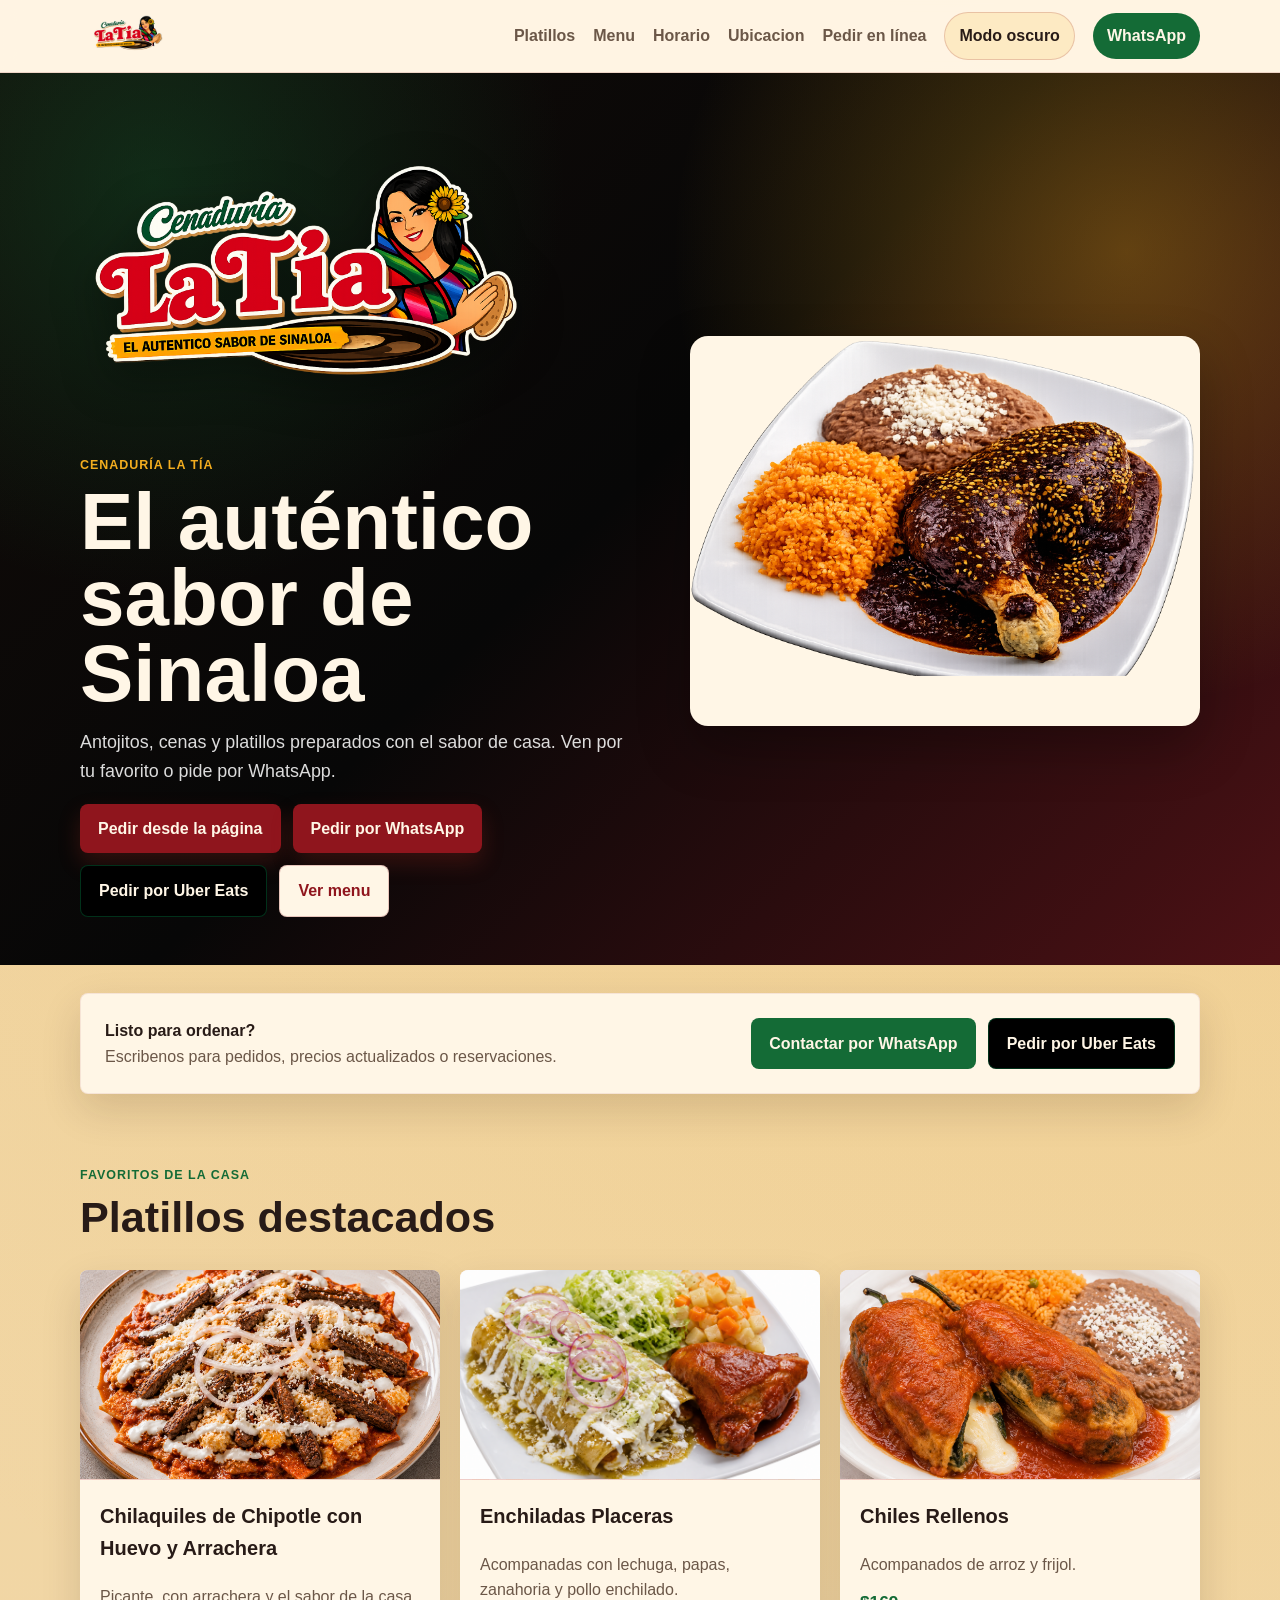
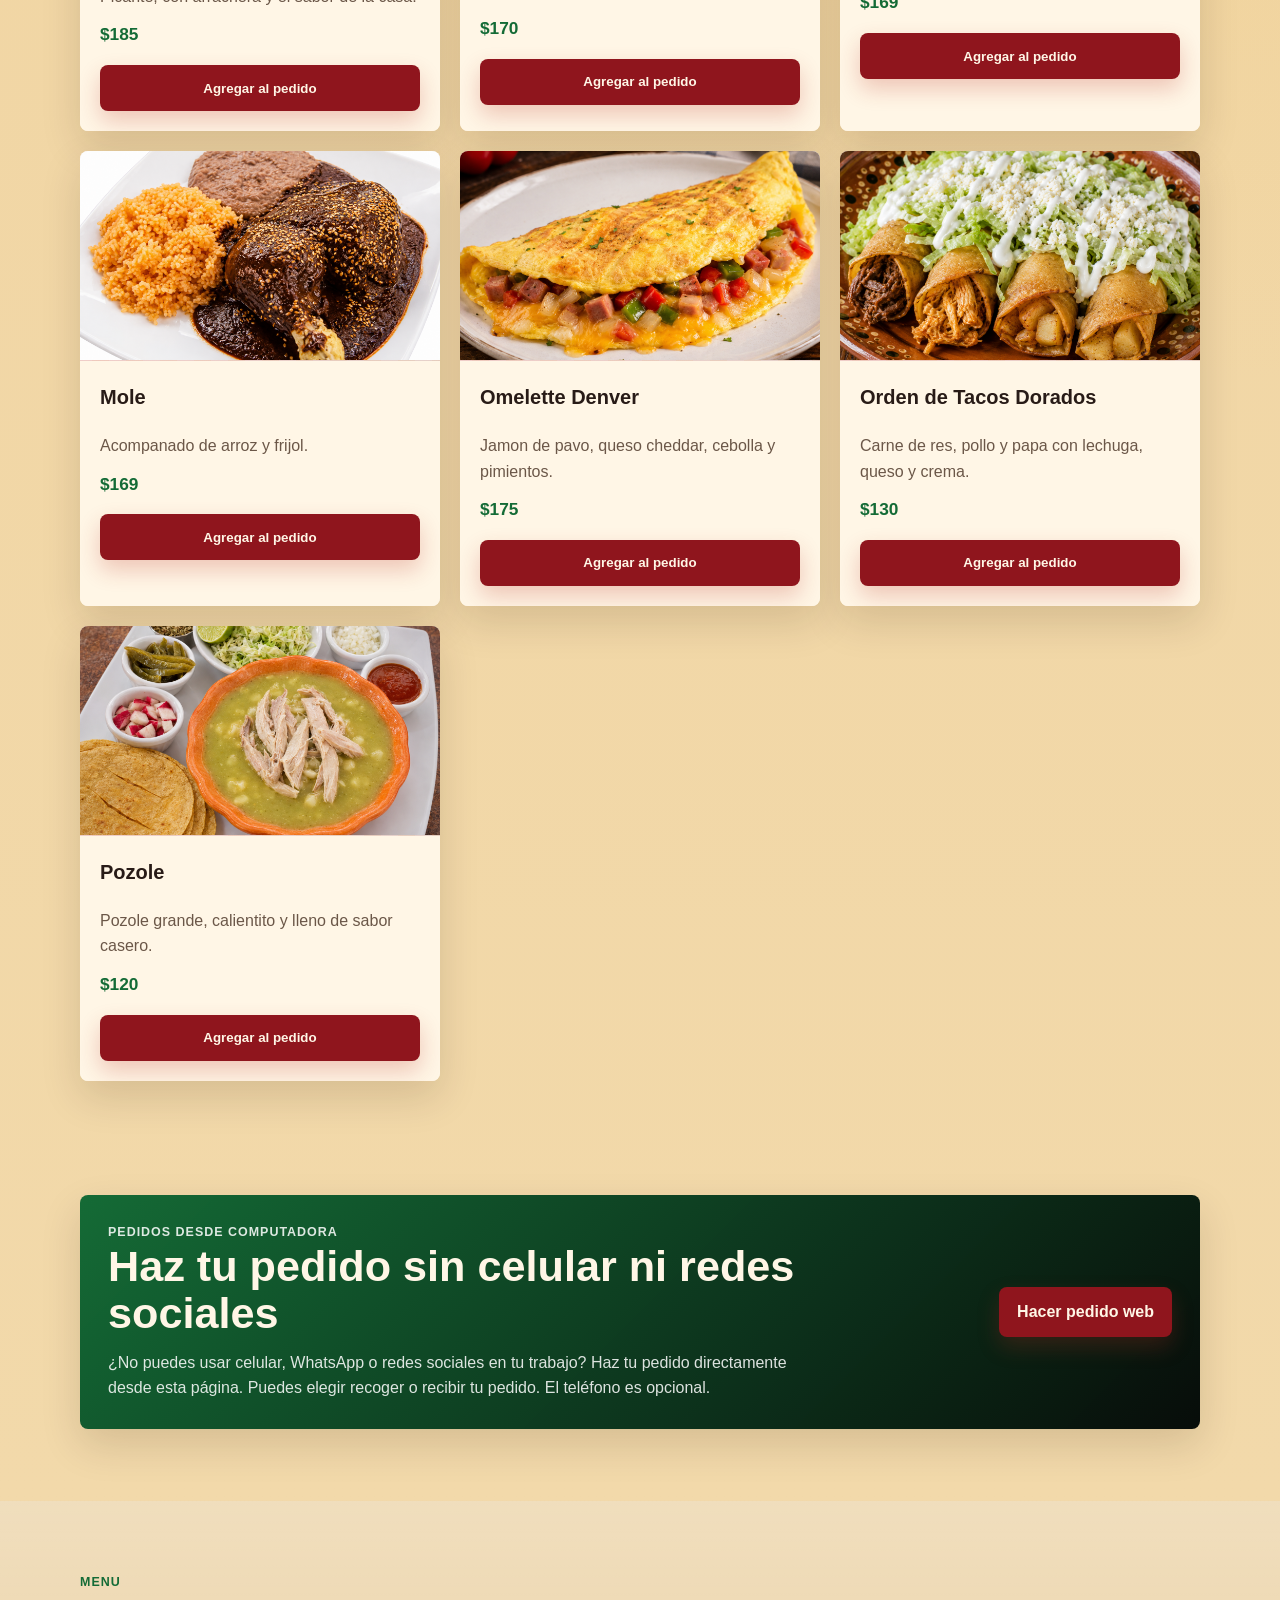
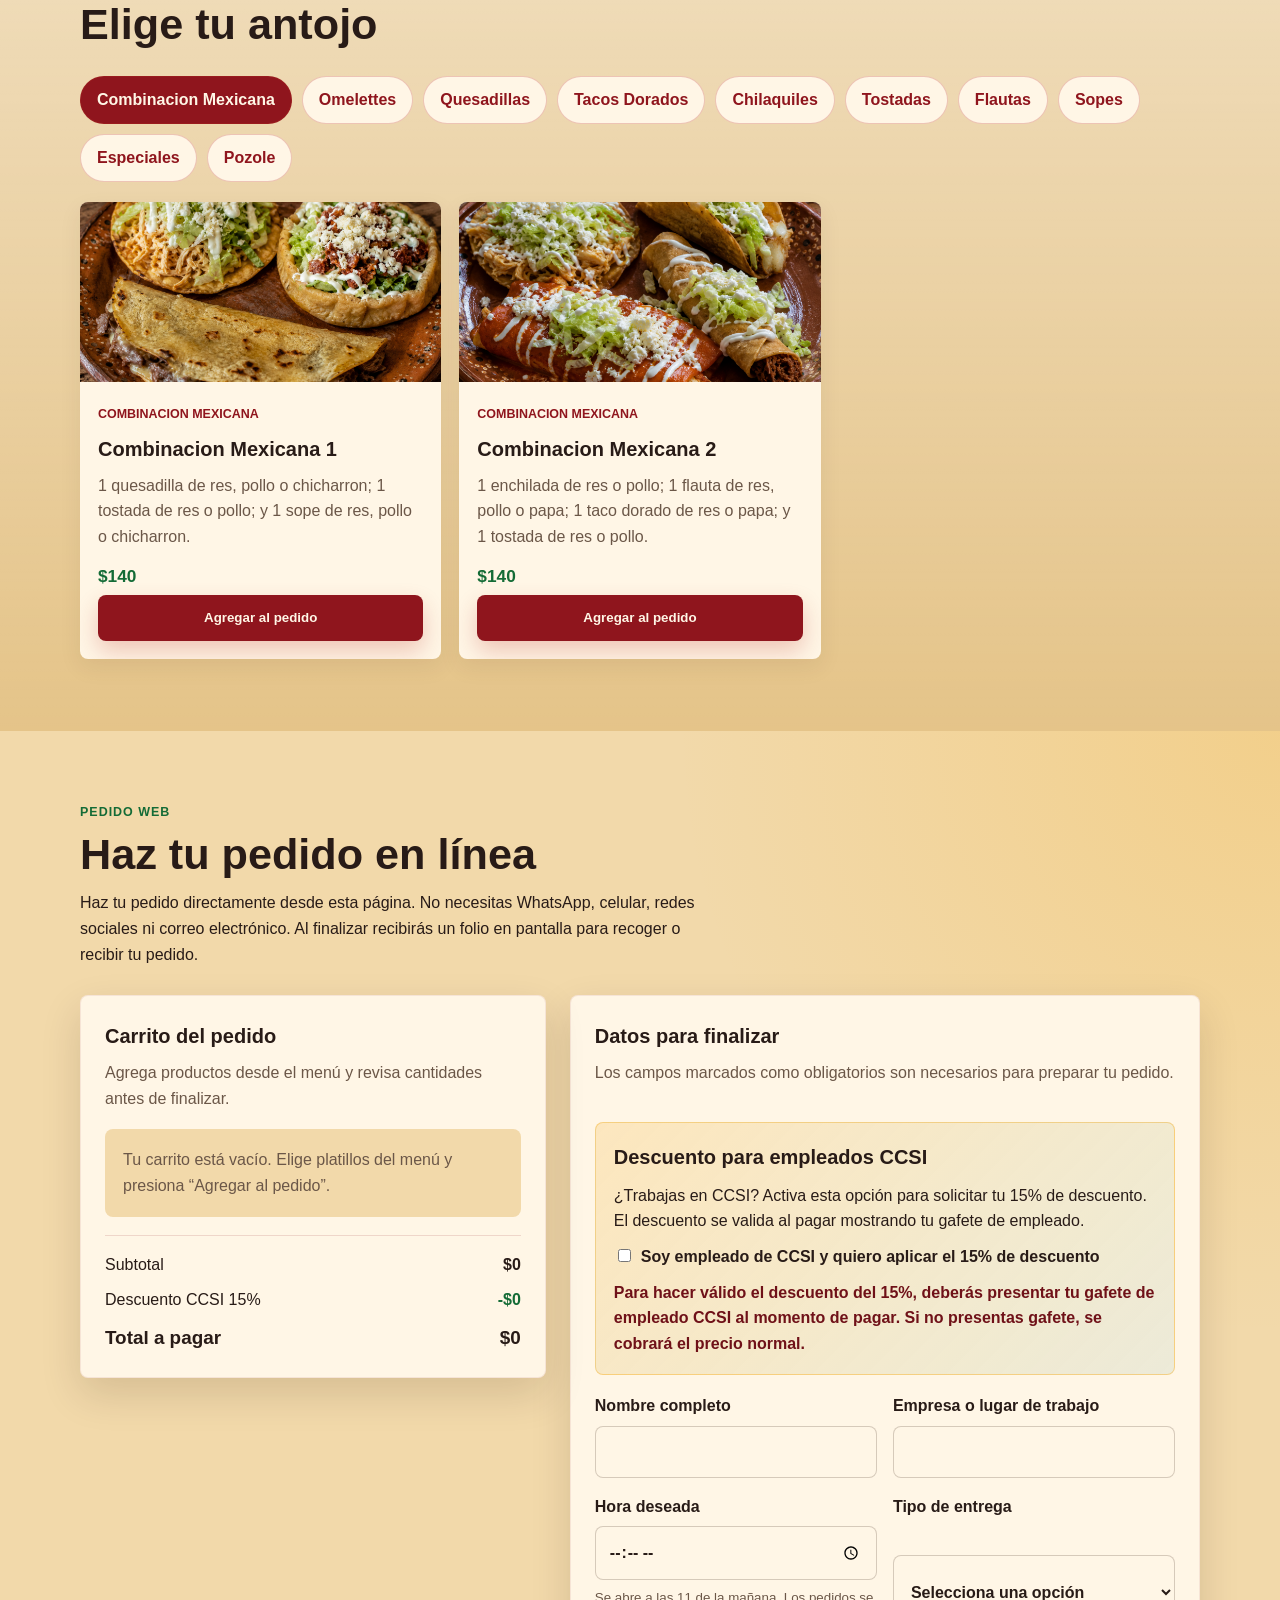
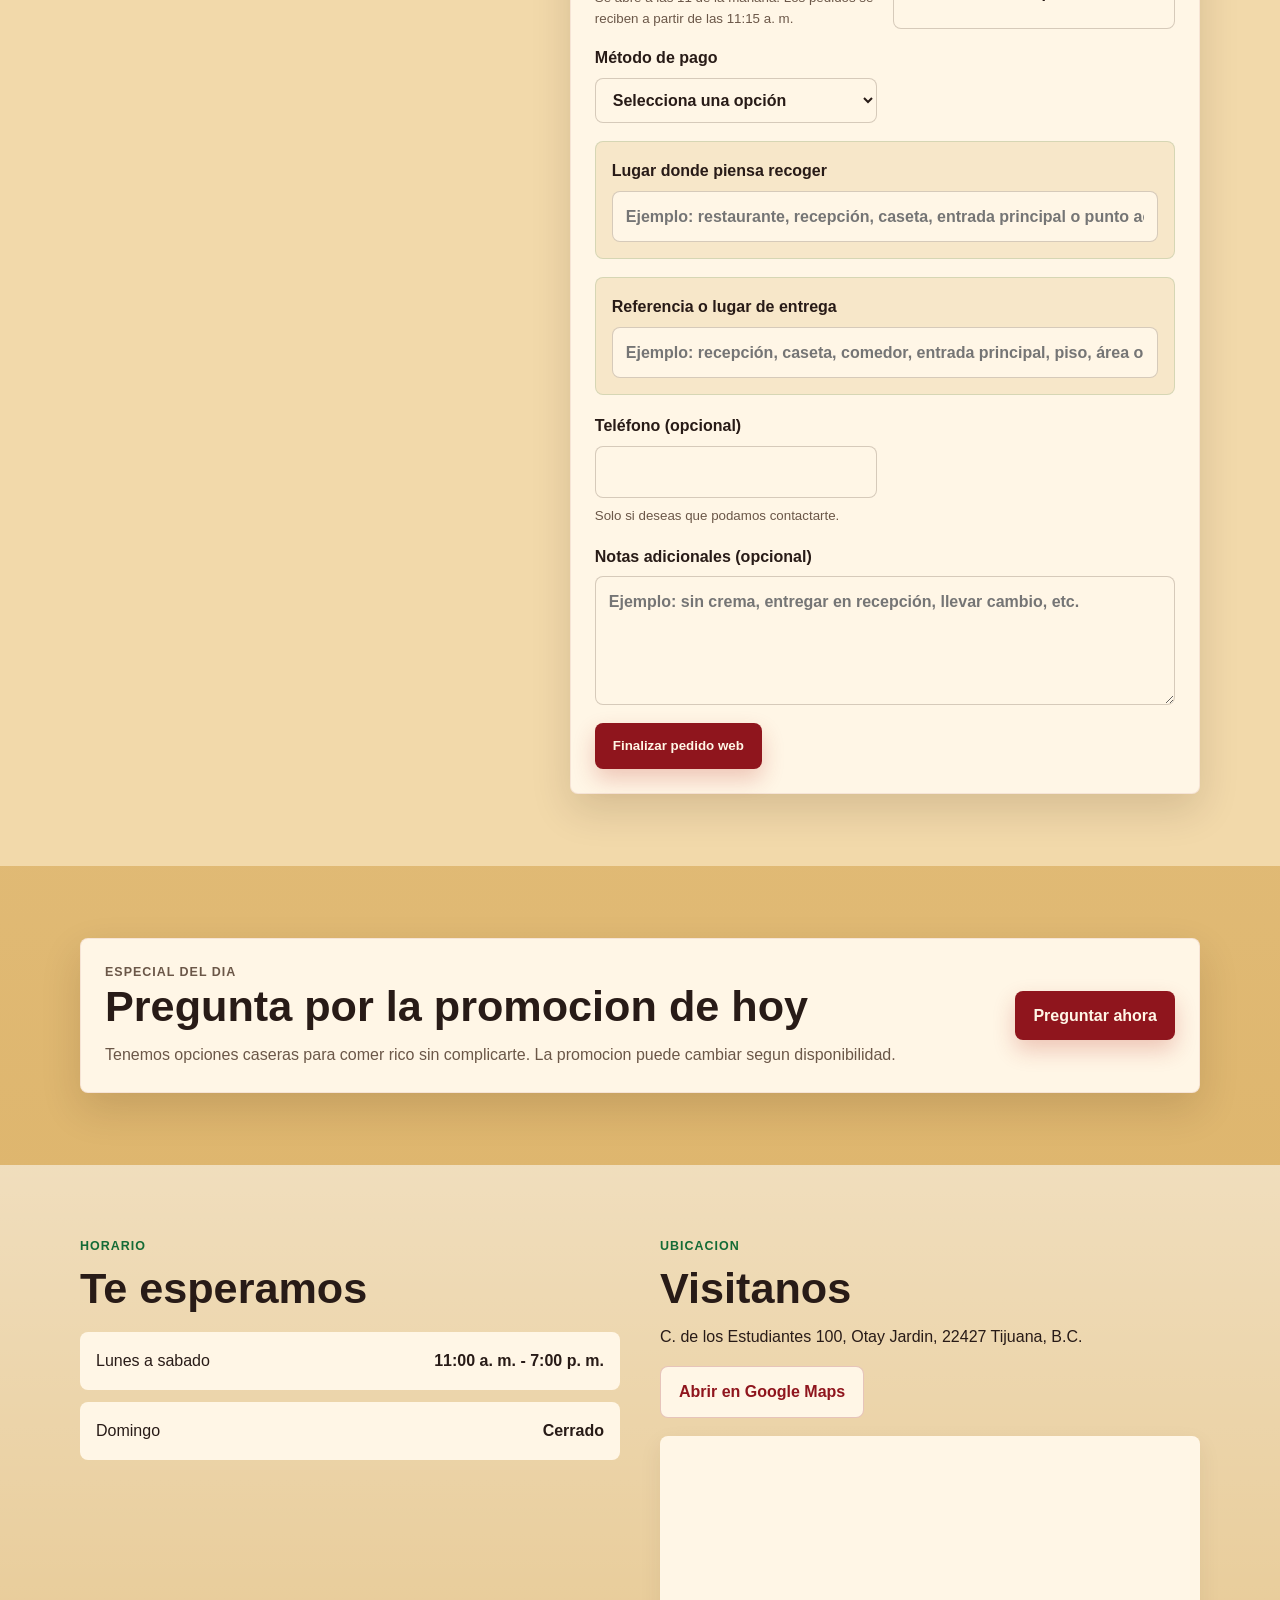
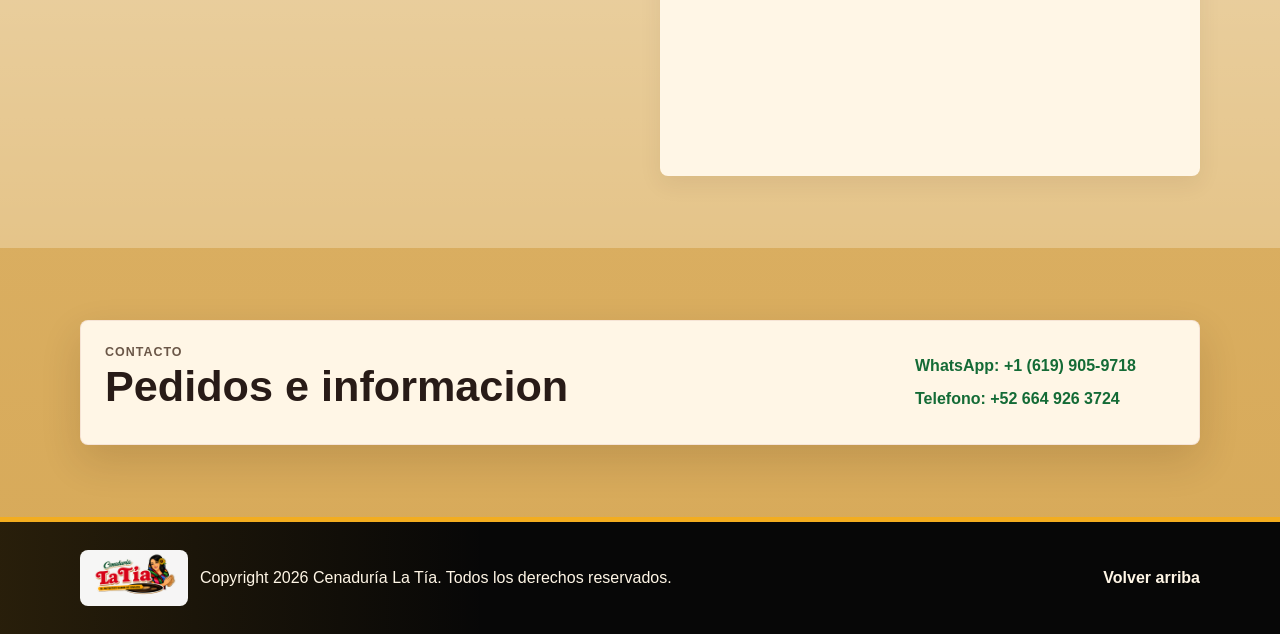
<file: index.html>
<!DOCTYPE html>
<html lang="es">
<head>
  <meta charset="UTF-8">
  <meta name="viewport" content="width=device-width, initial-scale=1.0">
  <meta name="description" content="Menú y pedidos en línea de Cenaduría La Tía.">
  <title>Cenaduría La Tía</title>
  <link rel="canonical" href="https://www.cenadurialatia.com/">
  <meta property="og:title" content="Cenaduría La Tía">
  <meta property="og:description" content="Menú y pedidos en línea de Cenaduría La Tía.">
  <meta property="og:url" content="https://www.cenadurialatia.com/">
  <meta property="og:type" content="website">
  <link rel="stylesheet" href="style.css">
</head>
<body>
  <header class="site-header">
    <nav class="nav container" aria-label="Navegacion principal">
      <a class="logo" href="#inicio" aria-label="Inicio Cenaduría La Tía">
        <img src="assets/img/logo-oficial.png" alt="Cenaduría La Tía">
        <span>Cenaduría La Tía</span>
      </a>
      <button class="menu-toggle" type="button" aria-label="Abrir menu" aria-expanded="false">
        <span></span>
        <span></span>
        <span></span>
      </button>
      <div class="nav-links">
        <a href="#platillos">Platillos</a>
        <a href="#menu">Menu</a>
        <a href="#horario">Horario</a>
        <a href="#ubicacion">Ubicacion</a>
        <a href="#pedido-web">Pedir en línea</a>
        <button class="theme-toggle" type="button" aria-label="Activar modo oscuro" aria-pressed="false">Modo oscuro</button>
        <a class="nav-whatsapp" href="https://wa.me/16199059718" target="_blank" rel="noopener">WhatsApp</a>
      </div>
    </nav>
  </header>

  <main>
    <section id="inicio" class="hero">
      <div class="container hero-grid">
        <div class="hero-content">
          <img class="hero-logo" src="assets/img/logo-oficial.png" alt="Logo Cenaduría La Tía">
          <p class="eyebrow">Cenaduría La Tía</p>
          <h1>El auténtico sabor de Sinaloa</h1>
          <p class="hero-text">Antojitos, cenas y platillos preparados con el sabor de casa. Ven por tu favorito o pide por WhatsApp.</p>
          <div class="hero-actions">
            <a class="btn btn-primary" href="#pedido-web">Pedir desde la página</a>
            <a class="btn btn-primary" href="https://wa.me/16199059718" target="_blank" rel="noopener">Pedir por WhatsApp</a>
            <a class="btn btn-uber-eats" href="https://www.ubereats.com/mx/store/cenaduria-la-tia-tijuana/-XhYn-DqWiixjA2jXDcjHQ?diningMode=DELIVERY&pl=[base64]%3D&ps=1&sc=SEARCH_SUGGESTION" target="_blank" rel="noopener noreferrer">Pedir por Uber Eats</a>
            <a class="btn btn-secondary" href="#menu">Ver menu</a>
          </div>
        </div>
        <div class="hero-photo" aria-label="Mole de Cenaduría La Tía">
          <img src="assets/img/mole-principal.png?v=20260607" alt="Mole de Cenaduría La Tía">
        </div>
      </div>
    </section>

    <section class="quick-contact" aria-label="Pedido rapido por WhatsApp">
      <div class="container quick-contact-box">
        <div>
          <strong>Listo para ordenar?</strong>
          <p>Escribenos para pedidos, precios actualizados o reservaciones.</p>
        </div>
        <div class="quick-actions">
          <a class="btn btn-whatsapp" href="https://wa.me/16199059718" target="_blank" rel="noopener">Contactar por WhatsApp</a>
          <a class="btn btn-uber-eats" href="https://www.ubereats.com/mx/store/cenaduria-la-tia-tijuana/-XhYn-DqWiixjA2jXDcjHQ?diningMode=DELIVERY&pl=[base64]%3D&ps=1&sc=SEARCH_SUGGESTION" target="_blank" rel="noopener noreferrer">Pedir por Uber Eats</a>
        </div>
      </div>
    </section>

    <section id="platillos" class="section">
      <div class="container">
        <div class="section-heading">
          <p class="eyebrow">Favoritos de la casa</p>
          <h2>Platillos destacados</h2>
        </div>
        <div class="featured-grid">
          <article class="dish-card">
            <div class="dish-photo">
              <img src="assets/img/chilaquiles-de-chipotle-con-huevo-y-arrachera.jpg" alt="Chilaquiles de Chipotle con Huevo y Arrachera">
            </div>
            <div class="dish-info">
              <h3>Chilaquiles de Chipotle con Huevo y Arrachera</h3>
              <p>Picante, con arrachera y el sabor de la casa.</p>
              <strong class="dish-price">$185</strong>
            </div>
          </article>
          <article class="dish-card">
            <div class="dish-photo">
              <img src="assets/img/enchiladas-placeras.jpg" alt="Enchiladas Placeras">
            </div>
            <div class="dish-info">
              <h3>Enchiladas Placeras</h3>
              <p>Acompanadas con lechuga, papas, zanahoria y pollo enchilado.</p>
              <strong class="dish-price">$170</strong>
            </div>
          </article>
          <article class="dish-card">
            <div class="dish-photo">
              <img src="assets/img/chiles-rellenos.jpg" alt="Chiles Rellenos">
            </div>
            <div class="dish-info">
              <h3>Chiles Rellenos</h3>
              <p>Acompanados de arroz y frijol.</p>
              <strong class="dish-price">$169</strong>
            </div>
          </article>
          <article class="dish-card">
            <div class="dish-photo">
              <img src="assets/img/mole.jpg" alt="Mole">
            </div>
            <div class="dish-info">
              <h3>Mole</h3>
              <p>Acompanado de arroz y frijol.</p>
              <strong class="dish-price">$169</strong>
            </div>
          </article>
          <article class="dish-card">
            <div class="dish-photo">
              <img src="assets/img/omelette-denver.jpg" alt="Omelette Denver">
            </div>
            <div class="dish-info">
              <h3>Omelette Denver</h3>
              <p>Jamon de pavo, queso cheddar, cebolla y pimientos.</p>
              <strong class="dish-price">$175</strong>
            </div>
          </article>
          <article class="dish-card">
            <div class="dish-photo">
              <img src="assets/img/orden-de-tacos-dorados-4-piezas.jpg" alt="Orden de Tacos Dorados">
            </div>
            <div class="dish-info">
              <h3>Orden de Tacos Dorados</h3>
              <p>Carne de res, pollo y papa con lechuga, queso y crema.</p>
              <strong class="dish-price">$130</strong>
            </div>
          </article>
          <article class="dish-card">
            <div class="dish-photo">
              <img src="assets/img/pozole-grande.jpg" alt="Pozole">
            </div>
            <div class="dish-info">
              <h3>Pozole</h3>
              <p>Pozole grande, calientito y lleno de sabor casero.</p>
              <strong class="dish-price">$120</strong>
            </div>
          </article>
        </div>
      </div>
    </section>

    <section class="section order-intro-section">
      <div class="container order-intro">
        <div>
          <p class="eyebrow">Pedidos desde computadora</p>
          <h2>Haz tu pedido sin celular ni redes sociales</h2>
          <p>¿No puedes usar celular, WhatsApp o redes sociales en tu trabajo? Haz tu pedido directamente desde esta página. Puedes elegir recoger o recibir tu pedido. El teléfono es opcional.</p>
        </div>
        <a class="btn btn-primary" href="#pedido-web">Hacer pedido web</a>
      </div>
    </section>

    <section id="menu" class="section section-warm">
      <div class="container">
        <div class="section-heading">
          <p class="eyebrow">Menu</p>
          <h2>Elige tu antojo</h2>
        </div>
        <div class="category-tabs" role="tablist" aria-label="Categorias del menu">
          <button class="tab-button active" type="button" data-category="combinacion-mexicana">Combinacion Mexicana</button>
          <button class="tab-button" type="button" data-category="omelettes">Omelettes</button>
          <button class="tab-button" type="button" data-category="quesadillas">Quesadillas</button>
          <button class="tab-button" type="button" data-category="tacos-dorados">Tacos Dorados</button>
          <button class="tab-button" type="button" data-category="chilaquiles">Chilaquiles</button>
          <button class="tab-button" type="button" data-category="tostadas">Tostadas</button>
          <button class="tab-button" type="button" data-category="flautas">Flautas</button>
          <button class="tab-button" type="button" data-category="sopes">Sopes</button>
          <button class="tab-button" type="button" data-category="especiales">Especiales</button>
          <button class="tab-button" type="button" data-category="pozole">Pozole</button>
        </div>
        <div class="menu-list active" data-menu="combinacion-mexicana">
          <article class="menu-card">
            <img src="assets/img/combinacion-mexicana-1.jpg" alt="Combinacion Mexicana 1">
            <div class="menu-card-content">
              <span class="menu-category">Combinacion Mexicana</span>
              <h3>Combinacion Mexicana 1</h3>
              <p>1 quesadilla de res, pollo o chicharron; 1 tostada de res o pollo; y 1 sope de res, pollo o chicharron.</p>
              <strong>$140</strong>
            </div>
          </article>
          <article class="menu-card">
            <img src="assets/img/combinacion-mexicana-2.jpg" alt="Combinacion Mexicana 2">
            <div class="menu-card-content">
              <span class="menu-category">Combinacion Mexicana</span>
              <h3>Combinacion Mexicana 2</h3>
              <p>1 enchilada de res o pollo; 1 flauta de res, pollo o papa; 1 taco dorado de res o papa; y 1 tostada de res o pollo.</p>
              <strong>$140</strong>
            </div>
          </article>
        </div>
        <div class="menu-list" data-menu="omelettes">
          <article class="menu-card">
            <img src="assets/img/omelette-denver.jpg" alt="Omelette Denver">
            <div class="menu-card-content">
              <span class="menu-category">Omelettes</span>
              <h3>Omelette Denver</h3>
              <p>Jamon de pavo, queso cheddar, cebolla, pimiento verde y rojo.</p>
              <strong>$175</strong>
            </div>
          </article>
          <article class="menu-card">
            <img src="assets/img/omelette-california.jpg" alt="Omelette California">
            <div class="menu-card-content">
              <span class="menu-category">Omelettes</span>
              <h3>Omelette California</h3>
              <p>Tocino, aguacate y queso Jack.</p>
              <strong>$175</strong>
            </div>
          </article>
          <article class="menu-card">
            <img src="assets/img/omelette-chipotle.jpg" alt="Omelette Chipotle">
            <div class="menu-card-content">
              <span class="menu-category">Omelettes</span>
              <h3>Omelette Chipotle</h3>
              <p>Relleno de pollo y queso Jack, banado en crema chipotle y aguacate. Picante.</p>
              <strong>$175</strong>
            </div>
          </article>
        </div>
        <div class="menu-list" data-menu="quesadillas">
          <article class="menu-card">
            <img src="assets/img/quesadilla-de-queso.jpg" alt="Quesadilla de Queso">
            <div class="menu-card-content">
              <span class="menu-category">Quesadillas</span>
              <h3>Quesadilla de Queso</h3>
              <p>Hecha de masa de maiz natural, frita. Acompanada con lechuga, queso y crema.</p>
              <strong>$50</strong>
            </div>
          </article>
          <article class="menu-card">
            <img src="assets/img/quesadilla-de-carne-de-res.jpg" alt="Quesadilla de Carne de Res">
            <div class="menu-card-content">
              <span class="menu-category">Quesadillas</span>
              <h3>Quesadilla de Carne de Res</h3>
              <p>Hecha de masa de maiz natural, frita. Acompanada con lechuga, queso y crema.</p>
              <strong>$50</strong>
            </div>
          </article>
          <article class="menu-card">
            <img src="assets/img/quesadilla-de-pollo.jpg" alt="Quesadilla de Pollo">
            <div class="menu-card-content">
              <span class="menu-category">Quesadillas</span>
              <h3>Quesadilla de Pollo</h3>
              <p>Hecha de masa de maiz natural, frita. Acompanada con lechuga, queso y crema.</p>
              <strong>$50</strong>
            </div>
          </article>
          <article class="menu-card">
            <img src="assets/img/quesadilla-de-chicharron.jpg" alt="Quesadilla de Chicharron">
            <div class="menu-card-content">
              <span class="menu-category">Quesadillas</span>
              <h3>Quesadilla de Chicharron</h3>
              <p>Hecha de masa de maiz natural, frita. Acompanada con lechuga, queso y crema.</p>
              <strong>$50</strong>
            </div>
          </article>
        </div>
        <div class="menu-list" data-menu="tacos-dorados">
          <article class="menu-card">
            <img src="assets/img/orden-de-tacos-dorados-4-piezas.jpg" alt="Orden de Tacos Dorados">
            <div class="menu-card-content">
              <span class="menu-category">Tacos Dorados</span>
              <h3>Orden de Tacos Dorados (4 Piezas)</h3>
              <p>Carne de res, pollo y papa. Acompanados con lechuga, queso y crema.</p>
              <strong>$130</strong>
            </div>
          </article>
          <article class="menu-card">
            <img src="assets/img/taco-dorado-de-carne-individual.jpg" alt="Taco Dorado de Carne">
            <div class="menu-card-content">
              <span class="menu-category">Tacos Dorados</span>
              <h3>Taco Dorado de Carne (Individual)</h3>
              <p>Acompanado con lechuga, queso y crema.</p>
              <strong>$50</strong>
            </div>
          </article>
          <article class="menu-card">
            <img src="assets/img/taco-dorado-de-pollo-individual.jpg" alt="Taco Dorado de Pollo">
            <div class="menu-card-content">
              <span class="menu-category">Tacos Dorados</span>
              <h3>Taco Dorado de Pollo (Individual)</h3>
              <p>Acompanado con lechuga, queso y crema.</p>
              <strong>$45</strong>
            </div>
          </article>
          <article class="menu-card">
            <img src="assets/img/taco-dorado-de-papa-individual.jpg" alt="Taco Dorado de Papa">
            <div class="menu-card-content">
              <span class="menu-category">Tacos Dorados</span>
              <h3>Taco Dorado de Papa (Individual)</h3>
              <p>Acompanado con lechuga, queso y crema.</p>
              <strong>$30</strong>
            </div>
          </article>
        </div>
        <div class="menu-list" data-menu="chilaquiles">
          <article class="menu-card">
            <img src="assets/img/chilaquiles-verdes-sencillos.jpg" alt="Chilaquiles Verdes Sencillos">
            <div class="menu-card-content">
              <span class="menu-category">Chilaquiles</span>
              <h3>Chilaquiles Verdes Sencillos</h3>
              <p>Acompanados con frijoles refritos.</p>
              <strong>$150</strong>
            </div>
          </article>
          <article class="menu-card">
            <img src="assets/img/chilaquiles-rojos-sencillos.jpg" alt="Chilaquiles Rojos Sencillos">
            <div class="menu-card-content">
              <span class="menu-category">Chilaquiles</span>
              <h3>Chilaquiles Rojos Sencillos</h3>
              <p>Acompanados con frijoles refritos.</p>
              <strong>$150</strong>
            </div>
          </article>
          <article class="menu-card">
            <img src="assets/img/chilaquiles-de-chipotle-con-huevo-sencillo.jpg" alt="Chilaquiles de Chipotle con Huevo Sencillo">
            <div class="menu-card-content">
              <span class="menu-category">Chilaquiles</span>
              <h3>Chilaquiles de Chipotle con Huevo Sencillo</h3>
              <p>Acompanados con frijoles refritos. Picante.</p>
              <strong>$150</strong>
            </div>
          </article>
          <article class="menu-card">
            <img src="assets/img/chilaquiles-de-chipotle-con-huevo-y-arrachera.jpg" alt="Chilaquiles de Chipotle con Huevo y Arrachera">
            <div class="menu-card-content">
              <span class="menu-category">Chilaquiles</span>
              <h3>Chilaquiles de Chipotle con Huevo y Arrachera</h3>
              <p>Picante.</p>
              <strong>$185</strong>
            </div>
          </article>
          <article class="menu-card">
            <img src="assets/img/chilaquiles-de-chipotle-con-huevo-y-pollo.jpg" alt="Chilaquiles de Chipotle con Huevo y Pollo">
            <div class="menu-card-content">
              <span class="menu-category">Chilaquiles</span>
              <h3>Chilaquiles de Chipotle con Huevo y Pollo</h3>
              <p>Picante.</p>
              <strong>$165</strong>
            </div>
          </article>
          <article class="menu-card">
            <img src="assets/img/chilaquiles-verdes-con-pollo.jpg" alt="Chilaquiles Rojos con Pollo">
            <div class="menu-card-content">
              <span class="menu-category">Chilaquiles</span>
              <h3>Chilaquiles Rojos con Pollo</h3>
              <p>Crujientes totopos banados en salsa roja casera, servidos con pollo deshebrado, lechuga, queso fresco, crema, arroz rojo y frijoles refritos.</p>
              <strong>$165</strong>
            </div>
          </article>
          <article class="menu-card">
            <img src="assets/img/chilaquiles-rojos-con-arrachera.jpg" alt="Chilaquiles Rojos con Arrachera">
            <div class="menu-card-content">
              <span class="menu-category">Chilaquiles</span>
              <h3>Chilaquiles Rojos con Arrachera</h3>
              <p>Totopos en salsa roja casera con arrachera asada en tiras, queso fresco, crema mexicana y cebolla.</p>
              <strong>$185</strong>
            </div>
          </article>
        </div>
        <div class="menu-list" data-menu="tostadas">
          <article class="menu-card">
            <img src="assets/img/orden-de-tostadas-3-piezas.jpg" alt="Orden de Tostadas">
            <div class="menu-card-content">
              <span class="menu-category">Ay Hijas de la Tostada</span>
              <h3>Orden de Tostadas (3 Piezas)</h3>
              <p>Carne de res y pollo.</p>
              <strong>$130</strong>
            </div>
          </article>
          <article class="menu-card">
            <img src="assets/img/tostada-de-pollo-individual.jpg" alt="Tostada de Pollo">
            <div class="menu-card-content">
              <span class="menu-category">Ay Hijas de la Tostada</span>
              <h3>Tostada de Pollo (Individual)</h3>
              <p>Tostada crujiente con frijoles refritos, pollo deshebrado, lechuga fresca, queso fresco, crema mexicana y zanahoria.</p>
              <strong>$45</strong>
            </div>
          </article>
          <article class="menu-card">
            <img src="assets/img/tostada-de-carne-individual.jpg" alt="Tostada de Carne">
            <div class="menu-card-content">
              <span class="menu-category">Ay Hijas de la Tostada</span>
              <h3>Tostada de Carne (Individual)</h3>
              <p>Tostada de maiz con frijoles refritos, carne de res deshebrada, lechuga fresca, queso fresco y crema mexicana.</p>
              <strong>$45</strong>
            </div>
          </article>
          <article class="menu-card">
            <img src="assets/img/tostada-mixta-carne-y-pollo.jpg" alt="Tostada Mixta">
            <div class="menu-card-content">
              <span class="menu-category">Ay Hijas de la Tostada</span>
              <h3>Tostada Mixta (Carne y Pollo)</h3>
              <p>Tostada crujiente con frijoles refritos, carne de res deshebrada, pollo sazonado, lechuga fresca, queso y crema.</p>
              <strong>$50</strong>
            </div>
          </article>
        </div>
        <div class="menu-list" data-menu="flautas">
          <article class="menu-card">
            <img src="assets/img/orden-de-flautas-4-piezas.jpg" alt="Orden de Flautas">
            <div class="menu-card-content">
              <span class="menu-category">Flautas</span>
              <h3>Orden de Flautas (4 Piezas)</h3>
              <p>Con carne, pollo o papa. Acompanadas con lechuga, queso y crema.</p>
              <strong>$129</strong>
            </div>
          </article>
          <article class="menu-card">
            <img src="assets/img/flauta-12-orden.jpg" alt="Flauta media orden">
            <div class="menu-card-content">
              <span class="menu-category">Flautas</span>
              <h3>Flauta 1/2 Orden</h3>
              <p>Carne, pollo o flauta mixta. Acompanadas con lechuga, queso y crema.</p>
              <strong>$68</strong>
            </div>
          </article>
        </div>
        <div class="menu-list" data-menu="sopes">
          <article class="menu-card">
            <img src="assets/img/sopes-3-piezas.jpg" alt="Sopes">
            <div class="menu-card-content">
              <span class="menu-category">Sopes</span>
              <h3>Sopes (3 Piezas)</h3>
              <p>Carne de res, pollo, chicharron. Guarnicion: arroz y frijol.</p>
              <strong>$129</strong>
            </div>
          </article>
          <article class="menu-card">
            <img src="assets/img/sope-1-pieza.jpg" alt="Sope individual">
            <div class="menu-card-content">
              <span class="menu-category">Sopes</span>
              <h3>Sope (Pieza)</h3>
              <p>Sope de maiz con base de frijoles, lechuga fresca, queso rallado, zanahoria y cebolla morada curtida.</p>
              <strong>$40</strong>
            </div>
          </article>
        </div>
        <div class="menu-list" data-menu="especiales">
          <article class="menu-card">
            <img src="assets/img/huarache.jpg" alt="Huarache">
            <div class="menu-card-content">
              <span class="menu-category">Especiales de la Casa</span>
              <h3>Huarache</h3>
              <p>Acompanado de frijol, carne asada, lechuga, queso y crema.</p>
              <strong>$125</strong>
            </div>
          </article>
          <article class="menu-card">
            <img src="assets/img/enchiladas-placeras.jpg" alt="Enchiladas Placeras">
            <div class="menu-card-content">
              <span class="menu-category">Especiales de la Casa</span>
              <h3>Enchiladas Placeras</h3>
              <p>Acompanadas con lechuga, papas, zanahoria y una pieza de pollo enchilado.</p>
              <strong>$170</strong>
            </div>
          </article>
          <article class="menu-card">
            <img src="assets/img/chiles-rellenos.jpg" alt="Chiles Rellenos">
            <div class="menu-card-content">
              <span class="menu-category">Especiales de la Casa</span>
              <h3>Chiles Rellenos</h3>
              <p>Acompanados de arroz y frijol.</p>
              <strong>$169</strong>
            </div>
          </article>
          <article class="menu-card">
            <img src="assets/img/mole.jpg" alt="Mole">
            <div class="menu-card-content">
              <span class="menu-category">Especiales de la Casa</span>
              <h3>Mole</h3>
              <p>Acompanado de arroz y frijol.</p>
              <strong>$169</strong>
            </div>
          </article>
        </div>
        <div class="menu-list" data-menu="pozole">
          <article class="menu-card">
            <img src="assets/img/pozole-grande.jpg" alt="Pozole">
            <div class="menu-card-content">
              <span class="menu-category">Pozole</span>
              <h3>Pozole</h3>
              <p>Pozole Grande.</p>
              <strong>$120</strong>
            </div>
          </article>
          <article class="menu-card">
            <img src="assets/img/consome.jpg" alt="Consome">
            <div class="menu-card-content">
              <span class="menu-category">Pozole</span>
              <h3>Consome</h3>
              <p>Caldo casero caliente, ligero y reconfortante, preparado con sabor tradicional.</p>
              <strong>$40</strong>
            </div>
          </article>
          <article class="menu-card">
            <img src="assets/img/pozole-pequeno.jpg" alt="Pozole Pequeño">
            <div class="menu-card-content">
              <span class="menu-category">Pozole</span>
              <h3>Pozole Pequeño</h3>
              <p>Pozole casero con maiz pozolero y carne deshebrada, servido con lechuga, cebolla, rabano y oregano.</p>
              <strong>$110</strong>
            </div>
          </article>
        </div>
      </div>
    </section>

    <section id="pedido-web" class="section order-section">
      <div class="container">
        <div class="section-heading">
          <p class="eyebrow">Pedido web</p>
          <h2>Haz tu pedido en línea</h2>
          <p>Haz tu pedido directamente desde esta página. No necesitas WhatsApp, celular, redes sociales ni correo electrónico. Al finalizar recibirás un folio en pantalla para recoger o recibir tu pedido.</p>
        </div>

        <div class="order-layout">
          <div class="order-panel cart-panel">
            <div class="panel-heading">
              <h3>Carrito del pedido</h3>
              <p>Agrega productos desde el menú y revisa cantidades antes de finalizar.</p>
            </div>
            <div id="cart-empty" class="cart-empty">Tu carrito está vacío. Elige platillos del menú y presiona “Agregar al pedido”.</div>
            <div id="cart-items" class="cart-items" aria-live="polite"></div>
            <div id="cart-totals" class="cart-totals" hidden>
              <div><span>Subtotal</span><strong id="cart-subtotal">$0</strong></div>
              <div id="cart-discount-row" class="discount-row" hidden><span>Descuento CCSI 15%</span><strong id="cart-discount">-$0</strong></div>
              <div class="total-row"><span>Total a pagar</span><strong id="cart-total">$0</strong></div>
            </div>
          </div>

          <form id="order-form" class="order-panel order-form" novalidate>
            <div class="panel-heading">
              <h3>Datos para finalizar</h3>
              <p>Los campos marcados como obligatorios son necesarios para preparar tu pedido.</p>
            </div>

            <div id="order-error" class="form-message error-message" role="alert" hidden></div>

            <div class="ccsi-box">
              <h3>Descuento para empleados CCSI</h3>
              <p>¿Trabajas en CCSI? Activa esta opción para solicitar tu 15% de descuento. El descuento se valida al pagar mostrando tu gafete de empleado.</p>
              <label class="checkbox-label">
                <input type="checkbox" id="ccsi-discount" name="ccsiDiscount">
                <span>Soy empleado de CCSI y quiero aplicar el 15% de descuento</span>
              </label>
              <p class="ccsi-warning">Para hacer válido el descuento del 15%, deberás presentar tu gafete de empleado CCSI al momento de pagar. Si no presentas gafete, se cobrará el precio normal.</p>
            </div>

            <div class="form-grid">
              <label>
                <span>Nombre completo</span>
                <input type="text" id="customer-name" name="customerName" autocomplete="name" required>
              </label>
              <label>
                <span>Empresa o lugar de trabajo</span>
                <input type="text" id="customer-company" name="customerCompany" required>
              </label>
              <label>
                <span>Hora deseada</span>
                <input type="time" id="desired-time" name="desiredTime" min="11:15" required>
                <small>Se abre a las 11 de la mañana. Los pedidos se reciben a partir de las 11:15 a. m.</small>
              </label>
              <label>
                <span>Tipo de entrega</span>
                <select id="delivery-type" name="deliveryType" required>
                  <option value="">Selecciona una opción</option>
                  <option value="Voy a recoger">Voy a recoger</option>
                  <option value="Quiero recibir mi pedido">Quiero recibir mi pedido</option>
                </select>
              </label>
              <label>
                <span>Método de pago</span>
                <select id="payment-method" name="paymentMethod" required>
                  <option value="">Selecciona una opción</option>
                  <option value="Efectivo">Efectivo</option>
                  <option value="Tarjeta al recoger / recibir">Tarjeta al recoger / recibir</option>
                  <option value="Transferencia">Transferencia</option>
                  <option value="Otro">Otro</option>
                </select>
              </label>
            </div>

            <div id="pickup-fields" class="conditional-fields" hidden>
              <label>
                <span>Lugar donde piensa recoger</span>
                <input type="text" id="pickup-place" name="pickupPlace" placeholder="Ejemplo: restaurante, recepción, caseta, entrada principal o punto acordado">
              </label>
            </div>

            <div id="delivery-fields" class="conditional-fields" hidden>
              <label>
                <span>Referencia o lugar de entrega</span>
                <input type="text" id="delivery-reference" name="deliveryReference" placeholder="Ejemplo: recepción, caseta, comedor, entrada principal, piso, área o punto acordado">
              </label>
            </div>

            <div class="form-grid optional-grid">
              <label>
                <span>Teléfono (opcional)</span>
                <input type="tel" id="customer-phone" name="customerPhone">
                <small>Solo si deseas que podamos contactarte.</small>
              </label>
            </div>

            <label>
              <span>Notas adicionales (opcional)</span>
              <textarea id="order-notes" name="orderNotes" rows="4" placeholder="Ejemplo: sin crema, entregar en recepción, llevar cambio, etc."></textarea>
            </label>

            <button class="btn btn-primary submit-order" type="submit">Finalizar pedido web</button>
          </form>
        </div>

        <div id="order-confirmation" class="order-confirmation" hidden></div>
      </div>
    </section>

    <section class="section">
      <div class="container promo">
        <div>
          <p class="eyebrow">Especial del dia</p>
          <h2>Pregunta por la promocion de hoy</h2>
          <p>Tenemos opciones caseras para comer rico sin complicarte. La promocion puede cambiar segun disponibilidad.</p>
        </div>
        <a class="btn btn-primary" href="https://wa.me/16199059718" target="_blank" rel="noopener">Preguntar ahora</a>
      </div>
    </section>

    <section id="horario" class="section section-warm">
      <div class="container info-grid">
        <div>
          <p class="eyebrow">Horario</p>
          <h2>Te esperamos</h2>
          <ul class="clean-list">
            <li><span>Lunes a sabado</span><strong>11:00 a. m. - 7:00 p. m.</strong></li>
            <li><span>Domingo</span><strong>Cerrado</strong></li>
          </ul>
        </div>
        <div id="ubicacion">
          <p class="eyebrow">Ubicacion</p>
          <h2>Visitanos</h2>
          <p>C. de los Estudiantes 100, Otay Jardin, 22427 Tijuana, B.C.</p>
          <a class="btn btn-secondary" href="https://maps.app.goo.gl/BKzRKLj6P6nqUvi28" target="_blank" rel="noopener noreferrer">Abrir en Google Maps</a>
          <div class="map-placeholder">
            <iframe
              title="Mapa de Cenaduría La Tía"
              src="https://www.google.com/maps?q=Cenadur%C3%ADa%20La%20T%C3%ADa%2C%20C.%20de%20los%20Estudiantes%20100%2C%20Otay%20Jardin%2C%2022427%20Tijuana%2C%20B.C.&output=embed"
              loading="lazy"
              referrerpolicy="no-referrer-when-downgrade"
              allowfullscreen>
            </iframe>
          </div>
        </div>
      </div>
    </section>

    <section id="contacto" class="section">
      <div class="container contact-card">
        <div>
          <p class="eyebrow">Contacto</p>
          <h2>Pedidos e informacion</h2>
        </div>
        <div class="contact-links">
          <a href="https://wa.me/16199059718" target="_blank" rel="noopener">WhatsApp: +1 (619) 905-9718</a>
          <a href="tel:+526649263724">Telefono: +52 664 926 3724</a>
        </div>
      </div>
    </section>
  </main>

  <footer class="footer">
    <div class="container footer-content">
      <div class="footer-brand">
        <img src="assets/img/logo-oficial.png" alt="Cenaduría La Tía">
        <p>Copyright <span id="year"></span> Cenaduría La Tía. Todos los derechos reservados.</p>
      </div>
      <a href="#inicio">Volver arriba</a>
    </div>
  </footer>

  <script src="script.js"></script>
</body>
</html>
</file>
<file: style.css>
:root {
  --red: #8f151d;
  --dark-red: #6f1118;
  --green: #146b36;
  --gold: #f3ad1f;
  --cream: #f2d9aa;
  --warm: #dfb76f;
  --white: #fff6e6;
  --black: #070707;
  --text: #281b17;
  --muted: #6b5748;
  --shadow: 0 16px 40px rgba(40, 20, 10, 0.14);
}

body.dark-mode {
  --red: #d92f3a;
  --dark-red: #8f151d;
  --green: #24a45a;
  --gold: #f6bd3d;
  --cream: #18110d;
  --warm: #2a1b12;
  --white: #fff6e6;
  --text: #fff2df;
  --muted: #d7bea0;
  --shadow: 0 16px 40px rgba(0, 0, 0, 0.34);
  --black: #050302;
}

* {
  box-sizing: border-box;
}

html {
  scroll-behavior: smooth;
}

body {
  position: relative;
  margin: 0;
  font-family: Arial, Helvetica, sans-serif;
  color: var(--text);
  background:
    radial-gradient(circle at top right, rgba(243, 173, 31, 0.18), transparent 28%),
    linear-gradient(180deg, #f0d39f 0%, var(--cream) 44%, #d7a958 100%);
  line-height: 1.6;
}

body.dark-mode {
  background:
    radial-gradient(circle at top right, rgba(246, 189, 61, 0.12), transparent 28%),
    linear-gradient(180deg, #0b0705 0%, #18110d 52%, #28170f 100%);
}

a {
  color: inherit;
  text-decoration: none;
}

.container {
  position: relative;
  z-index: 2;
  width: min(1120px, calc(100% - 32px));
  margin: 0 auto;
}

.site-header {
  position: sticky;
  top: 0;
  z-index: 10;
  background: rgba(255, 246, 230, 0.96);
  border-bottom: 1px solid rgba(143, 21, 29, 0.14);
  backdrop-filter: blur(10px);
}

.nav {
  min-height: 72px;
  display: flex;
  align-items: center;
  justify-content: space-between;
  gap: 20px;
}

.logo {
  display: inline-flex;
  align-items: center;
  gap: 0;
  font-weight: 800;
  color: var(--red);
  font-size: 1.2rem;
}

.logo span {
  position: absolute;
  width: 1px;
  height: 1px;
  overflow: hidden;
  clip: rect(0, 0, 0, 0);
}

.logo img {
  width: 94px;
  height: 48px;
  object-fit: contain;
}

.nav-links {
  display: flex;
  align-items: center;
  gap: 18px;
  font-weight: 700;
  color: var(--muted);
}

.nav-links a:hover {
  color: var(--red);
}

.nav-whatsapp {
  color: var(--white) !important;
  background: var(--green);
  padding: 10px 14px;
  border-radius: 999px;
}

.theme-toggle {
  border: 1px solid rgba(143, 21, 29, 0.18);
  border-radius: 999px;
  padding: 10px 14px;
  color: var(--text);
  background: rgba(243, 173, 31, 0.16);
  cursor: pointer;
  font: inherit;
  font-weight: 800;
}

.theme-toggle:hover {
  color: var(--red);
  border-color: rgba(143, 21, 29, 0.38);
}

body.dark-mode .site-header {
  background: rgba(18, 11, 8, 0.96);
  border-bottom-color: rgba(246, 189, 61, 0.2);
}

body.dark-mode .nav-links.open {
  background: #241812;
}

body.dark-mode .theme-toggle {
  color: #120b08;
  background: var(--gold);
  border-color: transparent;
}

.menu-toggle {
  display: none;
  width: 42px;
  height: 42px;
  border: 0;
  border-radius: 8px;
  background: var(--red);
  padding: 10px;
}

.menu-toggle span {
  display: block;
  height: 2px;
  margin: 5px 0;
  background: var(--white);
}

.hero {
  padding: 72px 0 48px;
  background:
    radial-gradient(circle at 12% 12%, rgba(20, 107, 54, 0.34), transparent 30%),
    radial-gradient(circle at 88% 20%, rgba(243, 173, 31, 0.34), transparent 34%),
    linear-gradient(135deg, #120b08 0%, var(--black) 48%, #4d1115 100%);
  color: var(--white);
}

body.dark-mode .hero {
  background:
    radial-gradient(circle at 12% 12%, rgba(36, 164, 90, 0.3), transparent 30%),
    radial-gradient(circle at 88% 20%, rgba(246, 189, 61, 0.24), transparent 34%),
    linear-gradient(135deg, #070403 0%, #050302 52%, #351014 100%);
}

.hero-grid {
  display: grid;
  grid-template-columns: 1fr 0.9fr;
  align-items: center;
  gap: 44px;
}

.eyebrow {
  margin: 0 0 8px;
  color: var(--green);
  font-weight: 800;
  letter-spacing: 0.08em;
  text-transform: uppercase;
  font-size: 0.78rem;
}

.hero .eyebrow {
  color: var(--gold);
}

h1,
h2,
h3,
p {
  margin-top: 0;
}

h1 {
  margin-bottom: 16px;
  font-size: clamp(2.6rem, 8vw, 5rem);
  line-height: 0.95;
  color: var(--white);
}

h2 {
  margin-bottom: 12px;
  font-size: clamp(1.8rem, 5vw, 2.7rem);
  line-height: 1.1;
}

h3 {
  margin-bottom: 8px;
  font-size: 1.25rem;
}

.hero-text {
  max-width: 560px;
  color: rgba(255, 255, 255, 0.86);
  font-size: 1.12rem;
}

.hero-logo {
  width: min(440px, 88vw);
  margin-bottom: 18px;
  display: block;
  filter: drop-shadow(0 14px 24px rgba(0, 0, 0, 0.36));
}

.hero-actions,
.contact-links {
  display: flex;
  flex-wrap: wrap;
  gap: 12px;
}

.btn {
  display: inline-flex;
  align-items: center;
  justify-content: center;
  min-height: 46px;
  padding: 12px 18px;
  border-radius: 8px;
  font-weight: 800;
  transition: transform 0.2s ease, box-shadow 0.2s ease, background 0.2s ease;
}

.btn:hover {
  transform: translateY(-2px);
}

.btn-primary {
  background: var(--red);
  color: var(--white);
  box-shadow: 0 10px 22px rgba(185, 45, 34, 0.24);
}

.btn-primary:hover {
  background: var(--dark-red);
}

.btn-secondary {
  background: var(--white);
  color: var(--red);
  border: 1px solid rgba(143, 21, 29, 0.22);
}

.btn-whatsapp {
  background: var(--green);
  color: var(--white);
}

.btn-uber-eats {
  background: #000000;
  color: var(--white);
  border: 1px solid rgba(6, 193, 103, 0.25);
}

.btn-uber-eats:hover {
  background: #06C167;
  color: #000000;
  box-shadow: 0 10px 22px rgba(6, 193, 103, 0.24);
}

.dish-photo {
  display: grid;
  place-items: center;
  color: rgba(45, 33, 27, 0.5);
  font-weight: 800;
  text-align: center;
  background:
    linear-gradient(135deg, rgba(185, 45, 34, 0.12), rgba(37, 112, 68, 0.12)),
    repeating-linear-gradient(45deg, rgba(255, 255, 255, 0.75) 0 12px, rgba(255, 248, 236, 0.75) 12px 24px);
  border: 2px dashed rgba(185, 45, 34, 0.28);
}

.hero-photo {
  min-height: 390px;
  border-radius: 18px;
  background: var(--white);
  box-shadow: 0 22px 52px rgba(0, 0, 0, 0.28);
  overflow: hidden;
}

.hero-photo img {
  width: 100%;
  height: 100%;
  display: block;
  object-fit: cover;
}

.quick-contact {
  padding: 28px 0 0;
}

.quick-contact-box,
.promo,
.contact-card {
  display: flex;
  align-items: center;
  justify-content: space-between;
  gap: 24px;
  padding: 24px;
  border-radius: 8px;
  background: var(--white);
  box-shadow: var(--shadow);
  border: 1px solid rgba(143, 21, 29, 0.08);
}

body.dark-mode .quick-contact-box,
body.dark-mode .promo,
body.dark-mode .contact-card,
body.dark-mode .dish-card,
body.dark-mode .dish-info,
body.dark-mode .menu-card,
body.dark-mode .order-panel,
body.dark-mode .order-confirmation,
body.dark-mode .clean-list li,
body.dark-mode .map-placeholder {
  background: #241812;
  border-color: rgba(246, 189, 61, 0.16);
}

.quick-contact-box p,
.promo p,
.contact-card p {
  margin-bottom: 0;
  color: var(--muted);
}

.quick-actions {
  display: flex;
  flex-wrap: wrap;
  gap: 12px;
  justify-content: flex-end;
}

.section {
  padding: 72px 0;
}

.section-warm {
  background:
    linear-gradient(180deg, rgba(255, 255, 255, 0.54), rgba(255, 255, 255, 0.18)),
    var(--warm);
}

.section-heading {
  margin-bottom: 28px;
  max-width: 640px;
}

.featured-grid {
  display: grid;
  grid-template-columns: repeat(3, 1fr);
  gap: 20px;
}

.dish-card {
  display: flex;
  flex-direction: column;
  overflow: hidden;
  border-radius: 8px;
  background: var(--white);
  box-shadow: var(--shadow);
}

.dish-photo {
  position: relative;
  flex: 0 0 210px;
  height: 210px;
  overflow: hidden;
  border: 0;
  border-bottom: 1px solid rgba(185, 45, 34, 0.12);
}

.dish-photo img {
  position: absolute;
  inset: 0;
  width: 100%;
  height: 100%;
  display: block;
  object-fit: cover;
}

.menu-card img {
  width: 100%;
  height: 100%;
  display: block;
  object-fit: cover;
}

.dish-info {
  position: relative;
  z-index: 1;
  flex: 1;
  display: grid;
  align-content: start;
  gap: 12px;
  padding: 20px;
  background: var(--white);
}

.dish-info p {
  margin-bottom: 0;
  color: var(--muted);
}

.dish-price {
  color: var(--green);
  font-size: 1.08rem;
}

.category-tabs {
  display: flex;
  flex-wrap: wrap;
  gap: 10px;
  margin-bottom: 20px;
}

.tab-button {
  border: 1px solid rgba(185, 45, 34, 0.25);
  border-radius: 999px;
  background: var(--white);
  color: var(--red);
  cursor: pointer;
  font: inherit;
  font-weight: 800;
  padding: 10px 16px;
}

.tab-button.active {
  background: var(--red);
  color: var(--white);
}

.menu-list {
  display: none;
}

.menu-list.active {
  display: grid;
  grid-template-columns: repeat(3, 1fr);
  gap: 18px;
}

.menu-card {
  overflow: hidden;
  border-radius: 8px;
  background: var(--white);
  box-shadow: 0 8px 22px rgba(63, 35, 22, 0.08);
}

.menu-card img {
  height: 180px;
}

.menu-card-content {
  padding: 18px;
}

.menu-card-content h3 {
  margin-bottom: 8px;
}

.menu-card-content p {
  color: var(--muted);
  margin-bottom: 14px;
}

.menu-card-content strong {
  color: var(--green);
  font-size: 1.08rem;
}

.menu-category {
  display: inline-flex;
  margin-bottom: 8px;
  color: var(--red);
  font-size: 0.78rem;
  font-weight: 800;
  text-transform: uppercase;
}

.info-grid {
  display: grid;
  grid-template-columns: 1fr 1fr;
  gap: 40px;
}

.clean-list {
  display: grid;
  gap: 12px;
  padding: 0;
  margin: 20px 0 0;
  list-style: none;
}

.clean-list li {
  display: flex;
  justify-content: space-between;
  gap: 18px;
  padding: 16px;
  border-radius: 8px;
  background: var(--white);
}

.map-placeholder {
  height: 340px;
  margin-top: 18px;
  overflow: hidden;
  border-radius: 8px;
  background: var(--white);
  box-shadow: 0 8px 22px rgba(63, 35, 22, 0.08);
  pointer-events: auto;
}

.map-placeholder iframe {
  width: 100%;
  height: 100%;
  border: 0;
  border-radius: 8px;
  display: block;
  pointer-events: auto;
}

.contact-card {
  align-items: center;
  padding-block: 22px;
}

.contact-links {
  flex-direction: column;
  min-width: 260px;
  justify-content: center;
  gap: 8px;
}

.contact-links a {
  color: var(--green);
  font-weight: 800;
}

.footer {
  padding: 28px 0;
  color: var(--white);
  background:
    linear-gradient(90deg, rgba(243, 173, 31, 0.14), transparent 38%),
    var(--black);
  border-top: 5px solid var(--gold);
}

.footer-content {
  display: flex;
  align-items: center;
  justify-content: space-between;
  gap: 16px;
}

.footer-brand {
  display: flex;
  align-items: center;
  gap: 12px;
}

.footer-brand img {
  width: 108px;
  height: 56px;
  object-fit: contain;
  border-radius: 8px;
  background: rgba(255, 255, 255, 0.96);
}

.footer p {
  margin: 0;
}

.footer a {
  font-weight: 800;
}

.order-intro-section {
  padding-top: 42px;
}

.order-intro {
  display: flex;
  align-items: center;
  justify-content: space-between;
  gap: 24px;
  padding: 28px;
  border-radius: 8px;
  color: var(--white);
  background:
    linear-gradient(135deg, rgba(20, 107, 54, 0.92), rgba(7, 7, 7, 0.94)),
    var(--green);
  box-shadow: var(--shadow);
}

.order-intro h2,
.order-intro p {
  max-width: 720px;
}

.order-intro p {
  margin-bottom: 0;
  color: rgba(255, 255, 255, 0.86);
}

.menu-add-btn {
  width: 100%;
  margin-top: 4px;
  border: 0;
  cursor: pointer;
}

.order-section {
  background:
    radial-gradient(circle at top right, rgba(243, 173, 31, 0.22), transparent 28%),
    var(--cream);
}

body.dark-mode .section-warm,
body.dark-mode .order-section {
  background:
    radial-gradient(circle at top right, rgba(246, 189, 61, 0.1), transparent 28%),
    #18110d;
}

.order-layout {
  display: grid;
  grid-template-columns: 0.85fr 1.15fr;
  gap: 24px;
  align-items: start;
}

.order-panel,
.order-confirmation {
  padding: 24px;
  border-radius: 8px;
  background: var(--white);
  box-shadow: var(--shadow);
  border: 1px solid rgba(143, 21, 29, 0.08);
}

.cart-panel {
  position: sticky;
  top: 92px;
}

.panel-heading {
  margin-bottom: 18px;
}

.panel-heading p {
  margin-bottom: 0;
  color: var(--muted);
}

.cart-empty {
  padding: 18px;
  border-radius: 8px;
  color: var(--muted);
  background: var(--cream);
}

.cart-items {
  display: grid;
  gap: 12px;
}

.cart-item {
  display: grid;
  gap: 10px;
  padding: 14px;
  border-radius: 8px;
  background: #f7e7c9;
  border: 1px solid rgba(143, 21, 29, 0.1);
}

body.dark-mode .cart-empty,
body.dark-mode .cart-item,
body.dark-mode .conditional-fields {
  background: #322015;
  border-color: rgba(246, 189, 61, 0.18);
}

.cart-item-main {
  display: flex;
  align-items: flex-start;
  justify-content: space-between;
  gap: 14px;
}

.cart-item-title {
  font-weight: 800;
}

.cart-item-price {
  color: var(--muted);
  font-size: 0.92rem;
}

.cart-controls {
  display: flex;
  align-items: center;
  justify-content: space-between;
  gap: 12px;
}

.qty-controls {
  display: inline-flex;
  align-items: center;
  gap: 8px;
}

.qty-btn,
.remove-item {
  min-width: 34px;
  min-height: 34px;
  border: 0;
  border-radius: 8px;
  cursor: pointer;
  font-weight: 800;
}

.qty-btn {
  color: var(--white);
  background: var(--green);
}

.remove-item {
  color: var(--red);
  background: rgba(143, 21, 29, 0.08);
  padding: 0 10px;
}

.cart-totals {
  display: grid;
  gap: 10px;
  margin-top: 18px;
  padding-top: 16px;
  border-top: 1px solid rgba(143, 21, 29, 0.14);
}

.cart-totals div {
  display: flex;
  justify-content: space-between;
  gap: 16px;
}

.discount-row strong {
  color: var(--green);
}

.total-row {
  font-size: 1.18rem;
  font-weight: 800;
}

.order-form {
  display: grid;
  gap: 18px;
}

.form-grid {
  display: grid;
  grid-template-columns: repeat(2, 1fr);
  gap: 16px;
}

.order-form label {
  display: grid;
  gap: 7px;
  font-weight: 800;
}

.order-form input,
.order-form select,
.order-form textarea {
  width: 100%;
  border: 1px solid rgba(107, 87, 72, 0.28);
  border-radius: 8px;
  padding: 12px 13px;
  color: var(--text);
  background: var(--white);
  font: inherit;
}

body.dark-mode .order-form input,
body.dark-mode .order-form select,
body.dark-mode .order-form textarea {
  color: var(--text);
  background: #140d0a;
  border-color: rgba(246, 189, 61, 0.22);
}

.order-form input:focus,
.order-form select:focus,
.order-form textarea:focus {
  outline: 3px solid rgba(243, 173, 31, 0.3);
  border-color: var(--gold);
}

.order-form small {
  color: var(--muted);
  font-weight: 400;
}

.conditional-fields {
  display: grid;
  gap: 16px;
  padding: 16px;
  border-radius: 8px;
  background: #f7e7c9;
  border: 1px solid rgba(20, 107, 54, 0.14);
}

.ccsi-box {
  display: grid;
  gap: 10px;
  padding: 18px;
  border-radius: 8px;
  background: linear-gradient(135deg, rgba(243, 173, 31, 0.2), rgba(20, 107, 54, 0.08));
  border: 1px solid rgba(243, 173, 31, 0.42);
}

body.dark-mode .ccsi-box {
  background: linear-gradient(135deg, rgba(246, 189, 61, 0.18), rgba(36, 164, 90, 0.12));
  border-color: rgba(246, 189, 61, 0.3);
}

.ccsi-box h3,
.ccsi-box p {
  margin-bottom: 0;
}

.checkbox-label {
  display: flex !important;
  grid-template-columns: auto 1fr;
  align-items: flex-start;
  gap: 10px;
  cursor: pointer;
}

.checkbox-label input {
  width: auto;
  margin-top: 5px;
}

.ccsi-warning {
  color: var(--dark-red);
  font-weight: 800;
}

.form-message {
  padding: 12px 14px;
  border-radius: 8px;
  font-weight: 800;
}

.error-message {
  color: var(--dark-red);
  background: rgba(143, 21, 29, 0.1);
}

.submit-order {
  justify-self: start;
  border: 0;
  cursor: pointer;
}

.order-confirmation {
  margin-top: 24px;
  border-left: 6px solid var(--green);
}

.confirmation-grid {
  display: grid;
  grid-template-columns: repeat(2, 1fr);
  gap: 12px;
  margin: 18px 0;
}

.confirmation-field,
.confirmation-items,
.confirmation-total {
  padding: 12px;
  border-radius: 8px;
  background: #f7e7c9;
}

body.dark-mode .confirmation-field,
body.dark-mode .confirmation-items,
body.dark-mode .confirmation-total {
  color: var(--text);
  background: #322015;
  border: 1px solid rgba(246, 189, 61, 0.18);
}

.confirmation-field span {
  display: block;
  color: var(--muted);
  font-size: 0.9rem;
}

body.dark-mode .confirmation-field span {
  color: #d7bea0;
}

.confirmation-items {
  display: grid;
  gap: 8px;
  margin-bottom: 14px;
}

.confirmation-item,
.confirmation-total div {
  display: flex;
  justify-content: space-between;
  gap: 14px;
}

.confirmation-total {
  display: grid;
  gap: 8px;
}

.confirmation-actions {
  display: flex;
  flex-wrap: wrap;
  gap: 12px;
  margin-top: 18px;
}

.confirmation-note {
  color: var(--green);
  font-weight: 800;
}

.print-only {
  display: none;
}

.row {
  display: flex;
  justify-content: space-between;
  gap: 16px;
}

@media (max-width: 820px) {
  .menu-toggle {
    display: block;
  }

  .nav-links {
    position: absolute;
    top: 72px;
    left: 16px;
    right: 16px;
    display: none;
    flex-direction: column;
    align-items: stretch;
    padding: 16px;
    border-radius: 8px;
    background: var(--white);
    box-shadow: var(--shadow);
  }

  .nav-links.open {
    display: flex;
  }

  .nav-links a {
    padding: 8px 0;
  }

  .theme-toggle {
    width: 100%;
    text-align: center;
  }

  .logo img {
    width: 82px;
    height: 42px;
  }

  .hero {
    padding-top: 48px;
  }

  .hero-grid,
  .featured-grid,
  .menu-list.active,
  .info-grid {
    grid-template-columns: 1fr;
  }

  .hero-photo {
    min-height: 260px;
  }

  .quick-contact-box,
  .order-intro,
  .promo,
  .contact-card,
  .footer-brand,
  .footer-content {
    align-items: stretch;
    flex-direction: column;
  }

  .btn,
  .quick-actions,
  .contact-links {
    width: 100%;
  }

  .quick-actions {
    flex-direction: column;
  }

  .order-layout,
  .form-grid,
  .confirmation-grid {
    grid-template-columns: 1fr;
  }

  .cart-panel {
    position: static;
  }

  .submit-order {
    width: 100%;
  }

  .clean-list li {
    align-items: flex-start;
    flex-direction: column;
    gap: 4px;
  }
}

@media print {
  body {
    background: #ffffff;
    color: #000000;
  }

  .site-header,
  .hero,
  .quick-contact,
  #platillos,
  .order-intro-section,
  #menu,
  .order-layout,
  .promo,
  #horario,
  #contacto,
  .footer,
  .confirmation-actions {
    display: none !important;
  }

  #pedido-web,
  .order-confirmation {
    display: block !important;
    padding: 0;
    margin: 0;
    box-shadow: none;
    border: 0;
  }

  .order-confirmation {
    font-size: 12pt;
  }

  .print-only {
    display: block;
  }
}
</file>
